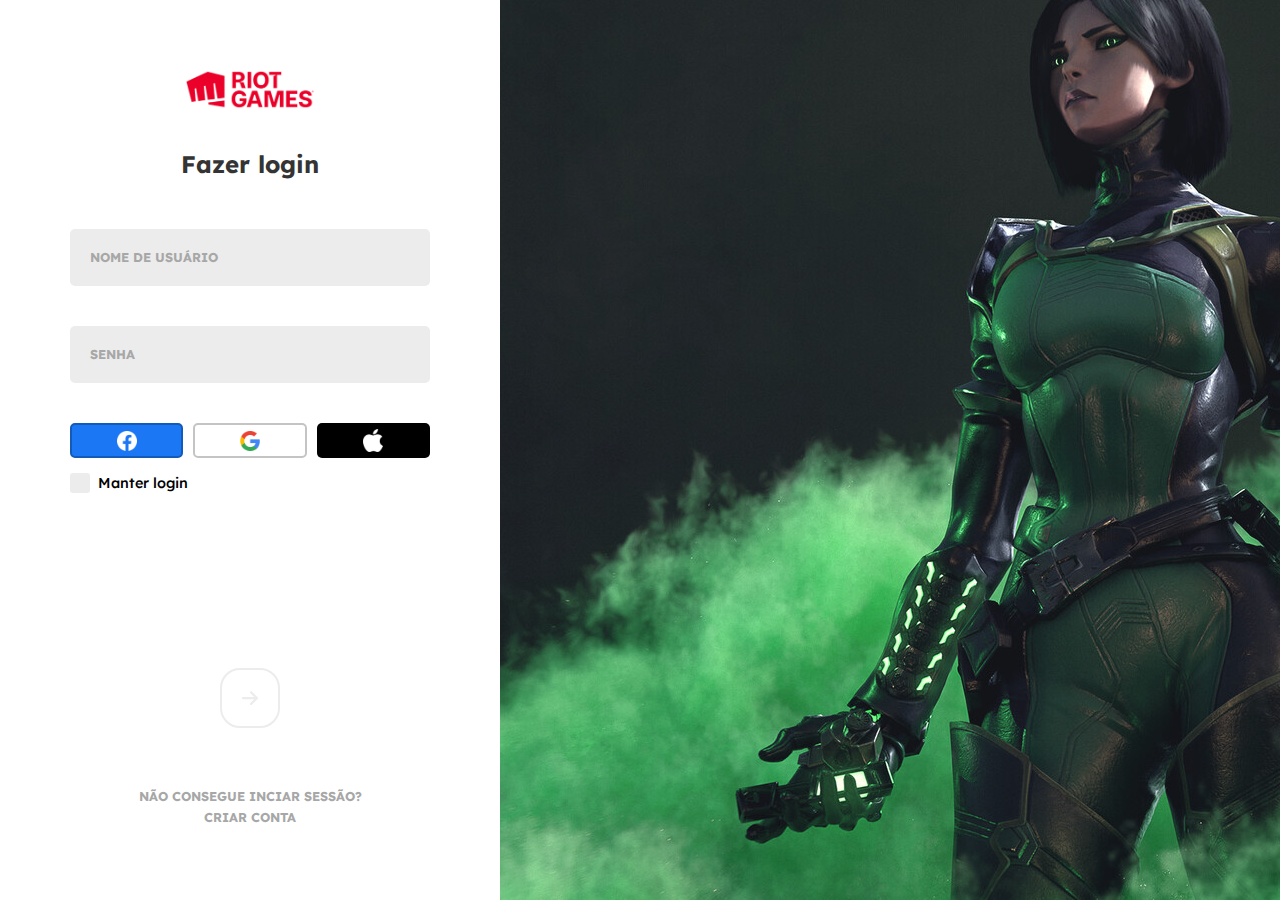
<file: index.html>
<!DOCTYPE html>
<html lang="pt-br">
<head>
    <meta charset="UTF-8">
    <meta http-equiv="X-UA-Compatible" content="IE=edge">
    <meta name="viewport" content="width=device-width, initial-scale=1.0">
    <title>Riot Games</title>
    <link rel="stylesheet" href="style.css">
    <script src="script.js" defer></script>
</head>
<body>
    <main>
        <section class="login">
          
          <div class="wrapper">
              <img src="./images/logo.png" class='login_logo' />
              <h1 class="login_title">Fazer login</h1>
              
              
              <label class="login_label">
                <span>nome de usuário</span>
                <input type="text" name="username" class="input"/>
              </label>
              <label class="login_label">
                <span>senha</span>
                <input type="password" name="password" class="input"/>
              </label>
              
              <div class="login_icons">
                <button type="button" class="icons_button">
                  <img src="./images/facebook-icon.png" alt="facebook" />
                </button>
                <button type="button" class="icons_button">
                  <img src="./images/google-icon.png" alt="facebook" />
                </button>
                <button type="button" class="icons_button">
                  <img src="./images/apple-icon.png" alt="facebook" />
                </button>
              </div>
              
                      <label class="login_label--checkbox">
                <input type="checkbox" class="input--checkbox"/>
                Manter login
                      </label>
          </div>

          <div class="wrapper">
              <button type="button" class="login_button" disabled>
                <svg xmlns="http://www.w3.org/2000/svg" viewBox="0 0 448 512">
                  <path d="M438.6 278.6l-160 160C272.4 444.9 264.2 448 256 448s-16.38-3.125-22.62-9.375c-12.5-12.5-12.5-32.75 0-45.25L338.8 288H32C14.33 288 .0016 273.7 .0016 256S14.33 224 32 224h306.8l-105.4-105.4c-12.5-12.5-12.5-32.75 0-45.25s32.75-12.5 45.25 0l160 160C451.1 245.9 451.1 266.1 438.6 278.6z"/>
                </svg>
              </button>
              <a href="#" class="login_link">não consegue inciar sessão?</a>
              <a href="#" class="login_link">criar conta</a>
          </div>

        </section>

        <section class="wallpaper">

        </section>
      </main>
</body>
</html>
</file>
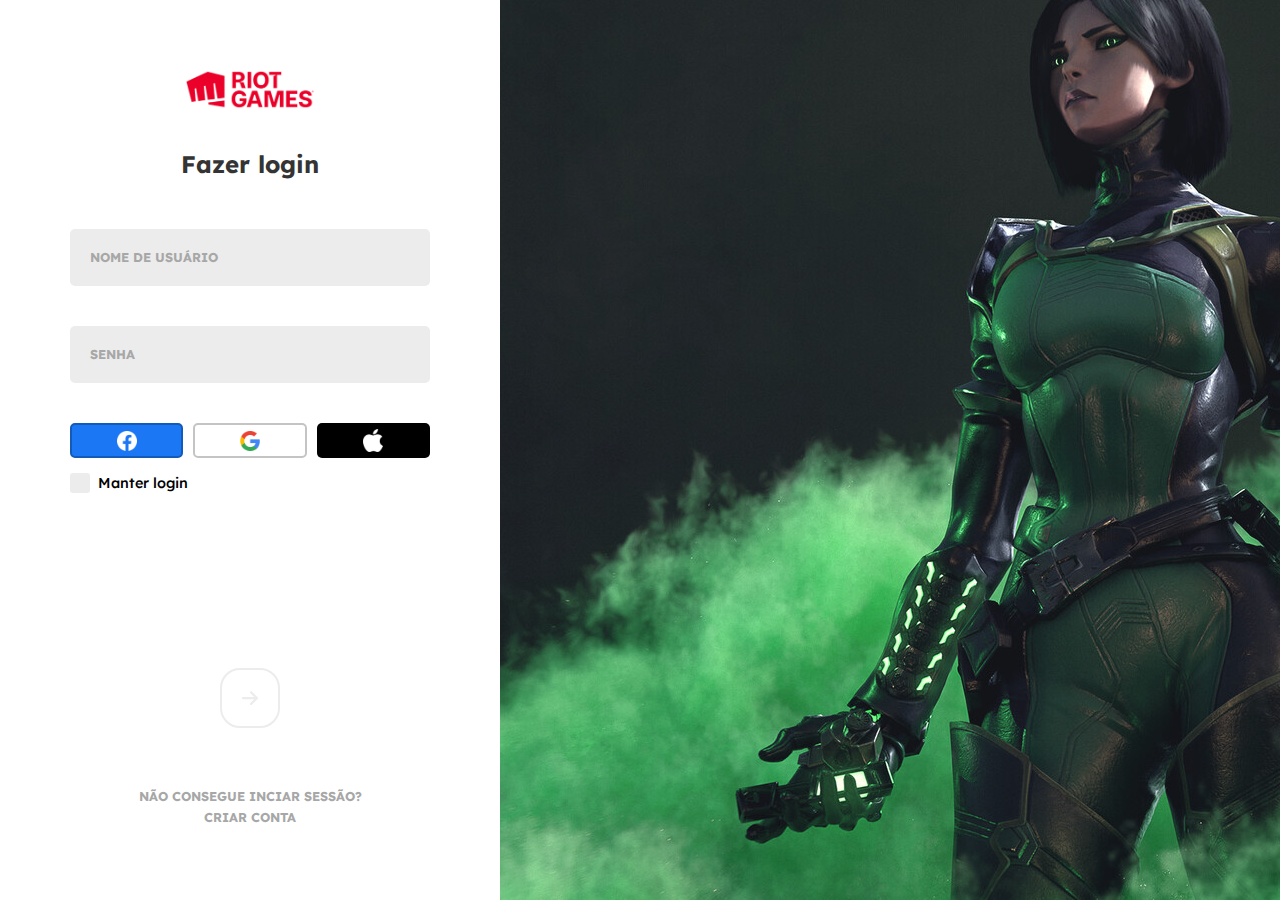
<file: inxdex.html>
<!DOCTYPE html>
<html lang="pt-br">
<head>
    <meta charset="UTF-8">
    <meta http-equiv="X-UA-Compatible" content="IE=edge">
    <meta name="viewport" content="width=device-width, initial-scale=1.0">
    <title>Riot Gaymes</title>
    <link rel="stylesheet" href="style.css">
    <script src="script.js" defer></script>
</head>
<body>
    <main>
        <section class="login">
          
          <div class="wrapper">
              <img src="./images/logo.png" class='login_logo' />
              <h1 class="login_title">Fazer login</h1>
              
              
              <label class="login_label">
                <span>nome de usuário</span>
                <input type="text" name="username" class="input"/>
              </label>
              <label class="login_label">
                <span>senha</span>
                <input type="password" name="password" class="input"/>
              </label>
              
              <div class="login_icons">
                <button type="button" class="icons_button">
                  <img src="./images/facebook-icon.png" alt="facebook" />
                </button>
                <button type="button" class="icons_button">
                  <img src="./images/google-icon.png" alt="facebook" />
                </button>
                <button type="button" class="icons_button">
                  <img src="./images/apple-icon.png" alt="facebook" />
                </button>
              </div>
              
                      <label class="login_label--checkbox">
                <input type="checkbox" class="input--checkbox"/>
                Manter login
                      </label>
          </div>

          <div class="wrapper">
              <button type="button" class="login_button" disabled>
                <svg xmlns="http://www.w3.org/2000/svg" viewBox="0 0 448 512">
                  <path d="M438.6 278.6l-160 160C272.4 444.9 264.2 448 256 448s-16.38-3.125-22.62-9.375c-12.5-12.5-12.5-32.75 0-45.25L338.8 288H32C14.33 288 .0016 273.7 .0016 256S14.33 224 32 224h306.8l-105.4-105.4c-12.5-12.5-12.5-32.75 0-45.25s32.75-12.5 45.25 0l160 160C451.1 245.9 451.1 266.1 438.6 278.6z"/>
                </svg>
              </button>
              <a href="#" class="login_link">não consegue inciar sessão?</a>
              <a href="#" class="login_link">criar conta</a>
          </div>

        </section>

        <section class="wallpaper">

        </section>
      </main>
</body>
</html>
</file>
<file: style.css>
@import url('https://fonts.googleapis.com/css2?family=Lexend+Deca:wght@300;400;500;600;700&display=swap');

*{
    margin: 0;
    padding: 0;
    box-sizing: border-box;
    font-family: 'Lexend Deca', 'sans-serif';
}

main{
    display: flex;
}

:root{
    --white: #FFF;
    --whitesmoke: #F9F9F9;
    --light-grey: #ECECEC;
    --grey: #C4C4C4;
    --medium-grey: #A7A7A7;
    --deep-grey: #343434;
    --black: #000000;
    --blue: #1B77F3;
    --red: #CF3C3F;
}

.login{
    display: flex;
    flex-direction: column;
    align-items: center;
    width: 100%;
    max-width: 500px;
    min-height: 100vh;
    padding: clamp(35px, 8%, 70px);
    justify-content: space-between;
}

.wrapper{
    width: 100%;
    display: flex;
    flex-direction: column;
    align-items: center;
    justify-content: center;
}

.login_logo{
    width: 130px;
    margin-bottom: 40px;
}

.login_title{
    color: var(--deep-grey);
    font-size: 1.5em;
    margin-bottom: 30px;
}

.login_label{
    display: block;
    width: 100%;
    margin: 20px;
}

.login_label span{
    position: absolute;
    font-size: 0.8em;
    font-weight: 700;
    text-transform: uppercase;
    color: var(--medium-grey);
    margin: 20px;
    cursor: text;
    transition: all 200ms ease;
}

.input{
    width: 100%;
    background-color: var(--light-grey);
    border: 2px solid rgba(0, 0, 0, 0);
    border-radius: 5px;
    outline: none;
    font-size: 0.9em;
    padding: 25px 10px 10px;
    font-weight: 600;
    color: var(--deep-grey);
}

.input:focus{
    background-color: var(--whitesmoke);
    border: 2px solid var(--deep-grey);
}

.login_label .span-active{
    font-size: 0.7em;
    margin: 8px 10px;
}

.login_icons{
    display: flex;
    gap: 10px;
    width: 100%;
    margin-top: 20px;
}

.login_icons img{
    width: 20px;
}

.icons_button{
    width: 33.33%;
    display: flex;
    align-items: center;
    justify-content: center;
    height: 35px;
    border-radius: 5px;
    border: none;
    cursor: pointer;
}

.login_icons .icons_button:nth-child(1){
    background-color: var(--blue);
    border: solid 2px #135bb9;
}

.login_icons .icons_button:nth-child(2){
    background-color: var(--white);
    border: solid 2px #C4C4C4;
}

.login_icons .icons_button:nth-child(3){
    background-color: var(--black);
}

.login_label--checkbox{
    width: 100%;
    margin: 15px 0px 50px;
    font-size: 0.9em;
    font-weight: 500;
    display: flex;
    align-items: center;
}

.input--checkbox{
    appearance: none;
    width: 20px;
    height: 20px;
    background-color: var(--light-grey);
    border-radius: 3px;
    margin-right: 8px;
}

.input--checkbox:checked{
    background-color: var(--red);
}

.input--checkbox:checked::after{
    content: '';
    display: block;
    width: 5px;
    height: 10px;
    border: 3px solid var(--white);
    border-width: 0 3px 3px 0;
    transform: rotate(45deg);

    margin: 2px 6px;
}

.login_button{
    width: 60px;
    height: 60px;
    padding: 20px;
    display: flex;
    align-items: center;
    justify-self: center;
    background-color: var(--red);
    border: none;
    border-radius: 20px;
    margin-bottom: 60px;
}

.login_button svg{
    fill: white;
}

.login_button svg{
    fill: white;
}

.login_button:disabled{
    cursor: auto;
    background-color: white;
    border: 2px solid var(--light-grey);
}

.login_button:disabled svg{
    fill: var(--light-grey);
}

.login_link{
    text-decoration: none;
    color: var(--medium-grey);
    text-transform: uppercase;
    font-size: 0.8em;
    font-weight: 700;
    margin-bottom: 5px;
}

.login_link:hover{
    color: black;
}

.wallpaper{
    width: 100%;
    background-image: url('images/1149330.jpg');
    background-position: center;
    flex: 1;
}
</file>
